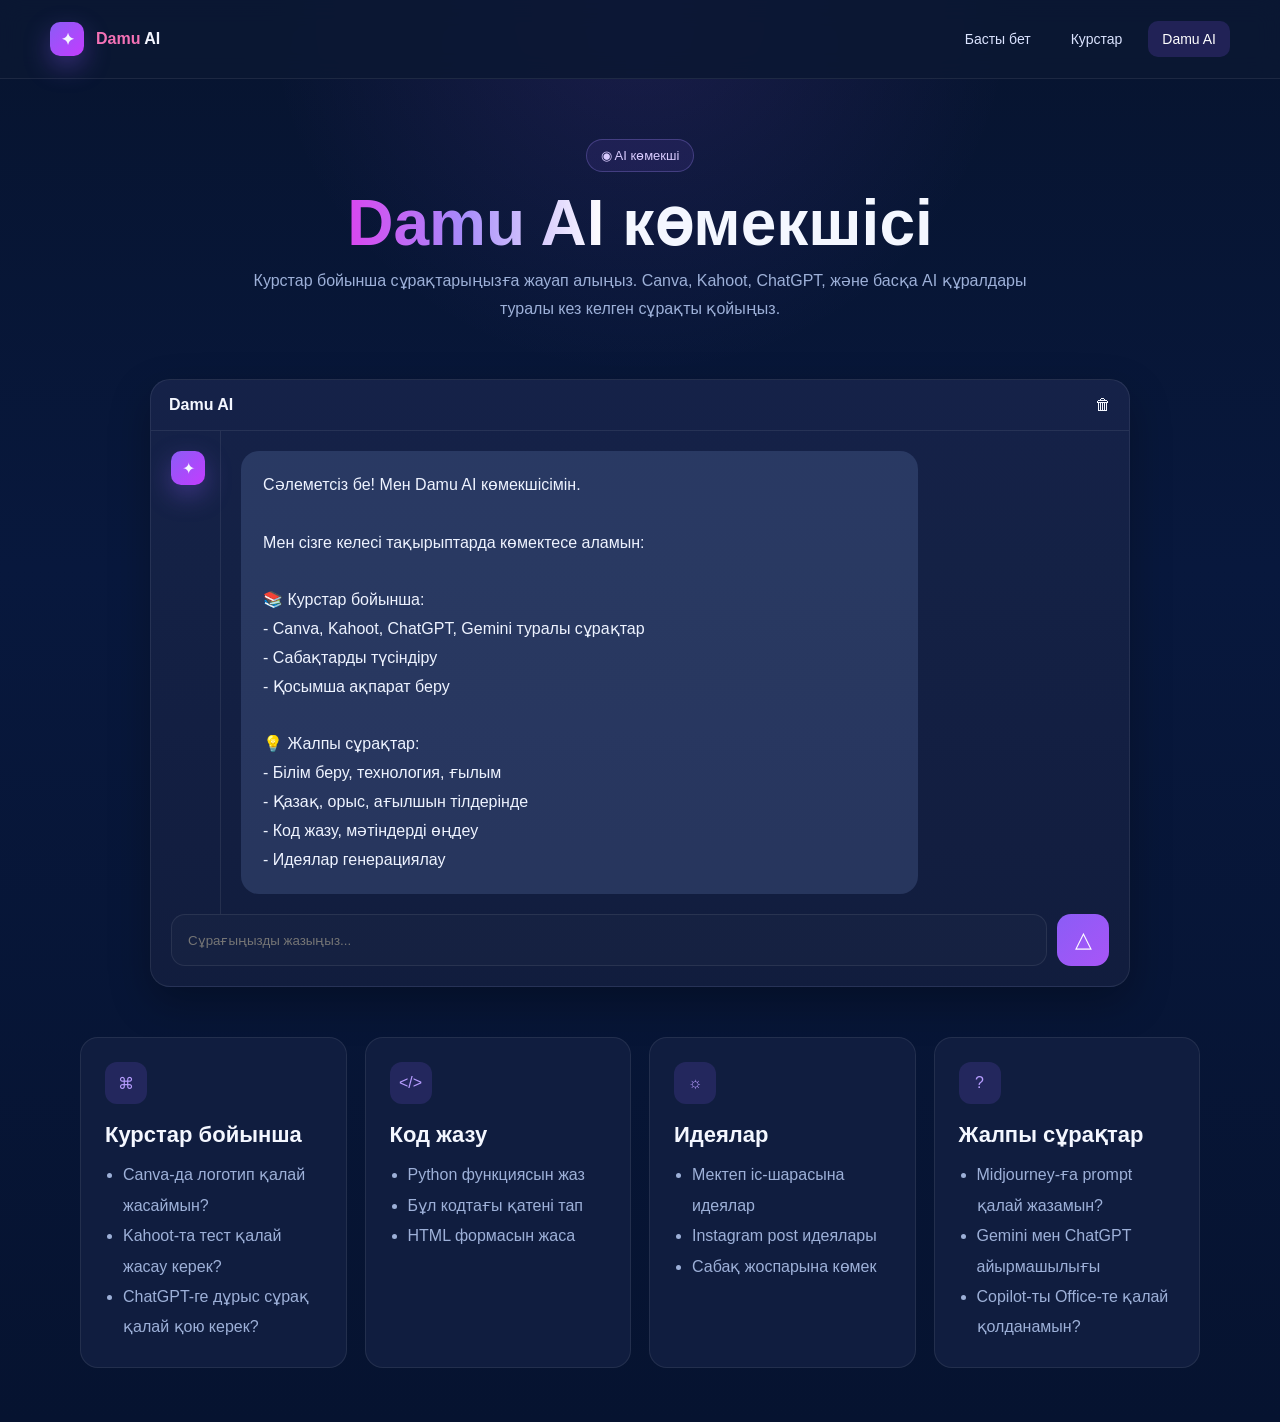
<file: assistant.html>
<!doctype html>
<html lang="kk">
<head>
  <meta charset="UTF-8">
  <meta name="viewport" content="width=device-width, initial-scale=1.0">
  <title>Damu AI көмекшісі</title>
  <link rel="stylesheet" href="styles.css">
</head>
<body>
  <header class="navbar">
    <div class="container row">
      <a class="brand" href="index.html"><div class="brand-badge">✦</div><div><span class="brand-name">Damu</span> <span>AI</span></div></a>
      <nav class="nav-links">
        <a class="nav-link" href="index.html">Басты бет</a>
        <a class="nav-link" href="courses.html">Курстар</a>
        <a class="nav-link active" href="assistant.html">Damu AI</a>
      </nav>
    </div>
  </header>

  <main class="container">
    <section class="page-hero">
      <div class="eyebrow">◉ AI көмекші</div>
      <h1 class="section-title"><span class="gradient-text">Damu AI</span> көмекшісі</h1>
      <p class="section-subtitle">Курстар бойынша сұрақтарыңызға жауап алыңыз. Canva, Kahoot, ChatGPT, және басқа AI құралдары туралы кез келген сұрақты қойыңыз.</p>
    </section>

    <section class="chat-shell">
      <div class="chat-top"><strong>Damu AI</strong><span>🗑</span></div>
      <div class="chat-body">
        <div class="chat-avatar-col"><div class="brand-badge">✦</div></div>
        <div class="chat-main">
          <div class="message">Сәлеметсіз бе! Мен Damu AI көмекшісімін.<br><br>Мен сізге келесі тақырыптарда көмектесе аламын:<br><br>📚 Курстар бойынша:<br>- Canva, Kahoot, ChatGPT, Gemini туралы сұрақтар<br>- Сабақтарды түсіндіру<br>- Қосымша ақпарат беру<br><br>💡 Жалпы сұрақтар:<br>- Білім беру, технология, ғылым<br>- Қазақ, орыс, ағылшын тілдерінде<br>- Код жазу, мәтіндерді өңдеу<br>- Идеялар генерациялау</div>
        </div>
      </div>
      <div class="chat-input">
        <input type="text" placeholder="Сұрағыңызды жазыңыз...">
        <button class="square-btn">△</button>
      </div>
    </section>

    <section class="mini-grid" style="padding:20px 0 54px">
      <div class="mini-card"><div class="icon-box">⌘</div><h4>Курстар бойынша</h4><ul><li>Canva-да логотип қалай жасаймын?</li><li>Kahoot-та тест қалай жасау керек?</li><li>ChatGPT-ге дұрыс сұрақ қалай қою керек?</li></ul></div>
      <div class="mini-card"><div class="icon-box">&lt;/&gt;</div><h4>Код жазу</h4><ul><li>Python функциясын жаз</li><li>Бұл кодтағы қатені тап</li><li>HTML формасын жаса</li></ul></div>
      <div class="mini-card"><div class="icon-box">☼</div><h4>Идеялар</h4><ul><li>Мектеп іс-шарасына идеялар</li><li>Instagram post идеялары</li><li>Сабақ жоспарына көмек</li></ul></div>
      <div class="mini-card"><div class="icon-box">?</div><h4>Жалпы сұрақтар</h4><ul><li>Midjourney-ға prompt қалай жазамын?</li><li>Gemini мен ChatGPT айырмашылығы</li><li>Copilot-ты Office-те қалай қолданамын?</li></ul></div>
    </section>
  </main>
</body>
</html>
</file>
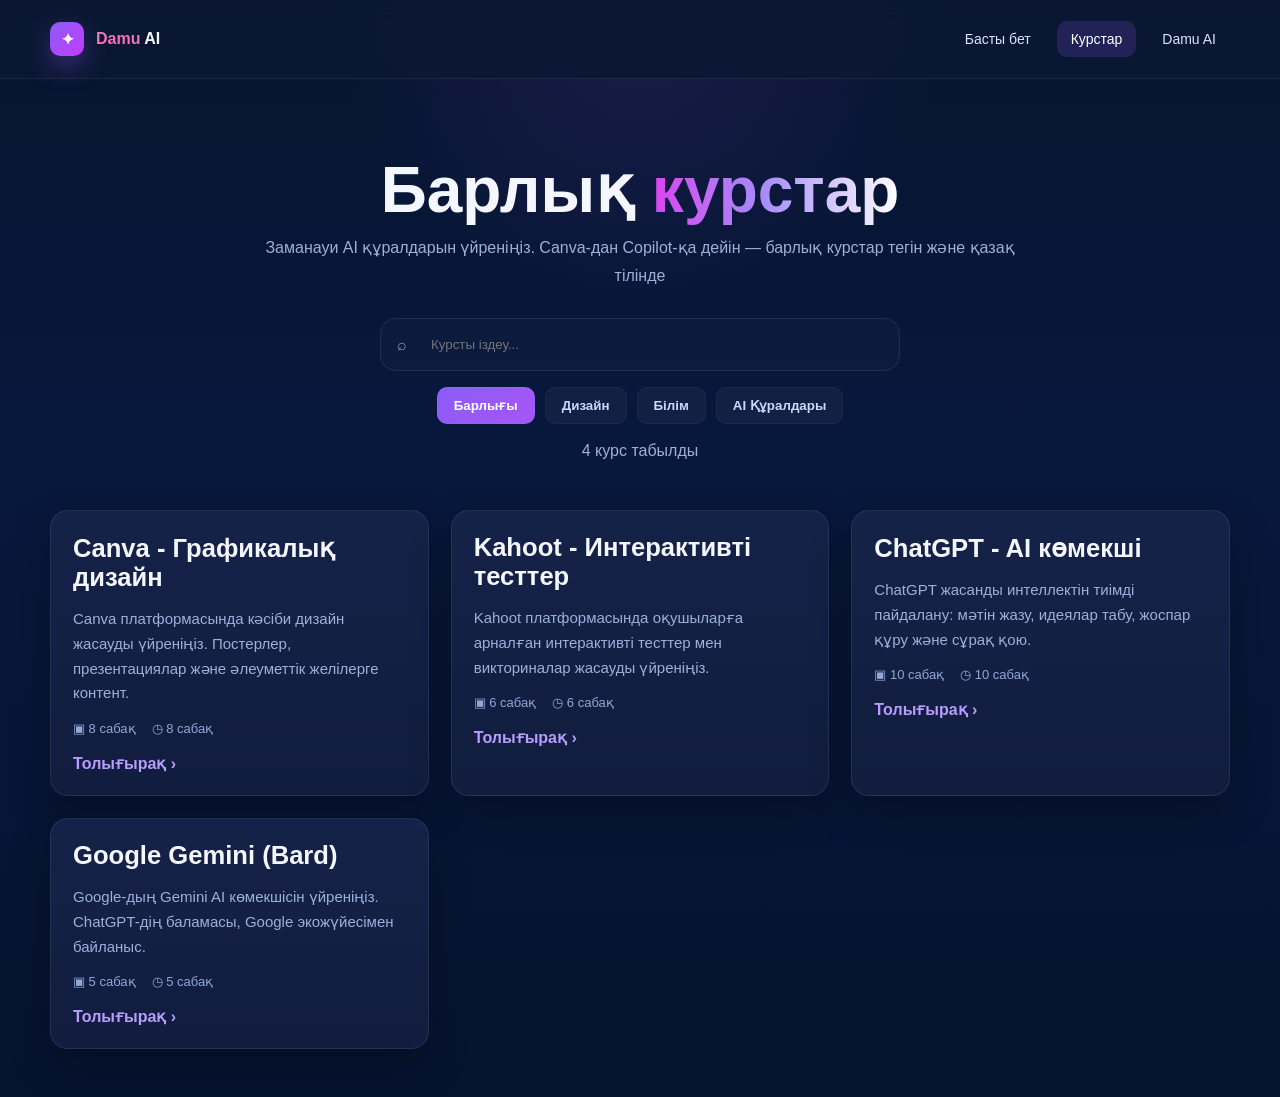
<file: courses.html>
<!doctype html>
<html lang="kk">
<head>
  <meta charset="UTF-8">
  <meta name="viewport" content="width=device-width, initial-scale=1.0">
  <title>Барлық курстар — Damu AI</title>
  <link rel="stylesheet" href="styles.css">
</head>
<body>
  <header class="navbar">
    <div class="container row">
      <a class="brand" href="index.html"><div class="brand-badge">✦</div><div><span class="brand-name">Damu</span> <span>AI</span></div></a>
      <nav class="nav-links">
        <a class="nav-link" href="index.html">Басты бет</a>
        <a class="nav-link active" href="courses.html">Курстар</a>
        <a class="nav-link" href="assistant.html">Damu AI</a>
      </nav>
    </div>
  </header>

  <main class="container">
    <section class="page-hero">
      <h1 class="section-title">Барлық <span class="gradient-text">курстар</span></h1>
      <p class="section-subtitle">Заманауи AI құралдарын үйреніңіз. Canva-дан Copilot-қа дейін — барлық курстар тегін және қазақ тілінде</p>
      <div class="search-box">
        <span class="icon">⌕</span>
        <input id="courseSearch" type="text" placeholder="Курсты іздеу...">
      </div>
      <div class="filters">
        <button class="filter-btn active" data-filter="all">Барлығы</button>
        <button class="filter-btn" data-filter="design">Дизайн</button>
        <button class="filter-btn" data-filter="education">Білім</button>
        <button class="filter-btn" data-filter="ai">AI Құралдары</button>
      </div>
      <div id="resultCount" class="result-count">6 курс табылды</div>
    </section>

    <section class="course-grid" style="padding-bottom:48px">
      <a id="canva" class="card" href="canva.html" data-category="design">
        <div class="card-body"><h3>Canva - Графикалық дизайн</h3><p>Canva платформасында кәсіби дизайн жасауды үйреніңіз. Постерлер, презентациялар және әлеуметтік желілерге контент.</p><div class="meta"><span>▣ 8 сабақ</span><span>◷ 8 сабақ</span></div><div class="card-link">Толығырақ ›</div></div>
      </a>

      <a id="kahoot" class="card" href="#" data-category="education">
        <div class="card-body"><h3>Kahoot - Интерактивті тесттер</h3><p>Kahoot платформасында оқушыларға арналған интерактивті тесттер мен викториналар жасауды үйреніңіз.</p><div class="meta"><span>▣ 6 сабақ</span><span>◷ 6 сабақ</span></div><div class="card-link">Толығырақ ›</div></div>
      </a>

      <a id="chatgpt" class="card" href="#" data-category="ai">
        <div class="card-body"><h3>ChatGPT - AI көмекші</h3><p>ChatGPT жасанды интеллектін тиімді пайдалану: мәтін жазу, идеялар табу, жоспар құру және сұрақ қою.</p><div class="meta"><span>▣ 10 сабақ</span><span>◷ 10 сабақ</span></div><div class="card-link">Толығырақ ›</div></div>
      </a>

      <a class="card" href="#" data-category="ai">
        <div class="card-body"><h3>Google Gemini (Bard)</h3><p>Google-дың Gemini AI көмекшісін үйреніңіз. ChatGPT-дің баламасы, Google экожүйесімен байланыс.</p><div class="meta"><span>▣ 5 сабақ</span><span>◷ 5 сабақ</span></div><div class="card-link">Толығырақ ›</div></div>
      </a>

     
    </section>
  </main>

  <script src="script.js"></script>
</body>
</html>
</file>
<file: styles.css>
:root {
  --bg: #071737;
  --bg-2: #0d1f45;
  --panel: rgba(20, 33, 67, 0.92);
  --panel-2: rgba(24, 40, 77, 0.96);
  --line: rgba(255,255,255,0.08);
  --text: #f4f7ff;
  --muted: #9db0d8;
  --purple: #8b5cf6;
  --purple-2: #c33cff;
  --green: #22c55e;
  --yellow: #facc15;
  --chip: #1a2850;
  --shadow: 0 16px 40px rgba(0,0,0,0.28);
  --radius: 18px;
}

* { box-sizing: border-box; }
html { scroll-behavior: smooth; }
body {
  margin: 0;
  font-family: Inter, Arial, sans-serif;
  color: var(--text);
  background:
    radial-gradient(circle at top center, rgba(163, 91, 255, 0.12), transparent 24%),
    linear-gradient(180deg, #07142f 0%, #08183d 40%, #061330 100%);
}
a { color: inherit; text-decoration: none; }
img { max-width: 100%; display: block; }
.container { width: min(1180px, calc(100% - 48px)); margin: 0 auto; }
.page { min-height: 100vh; }

.navbar {
  position: sticky; top: 0; z-index: 20;
  background: rgba(12, 24, 52, 0.9);
  backdrop-filter: blur(12px);
  border-bottom: 1px solid var(--line);
}
.navbar .row {
  display: flex; align-items: center; justify-content: space-between;
  min-height: 78px;
}
.brand { display: flex; align-items: center; gap: 12px; font-weight: 800; }
.brand-badge {
  width: 34px; height: 34px; border-radius: 10px;
  display: grid; place-items: center;
  background: linear-gradient(135deg, var(--purple), var(--purple-2));
  box-shadow: 0 10px 26px rgba(139,92,246,.35);
}
.brand-name { color: #f472b6; }
.brand span:last-child { color: #f3f6ff; }
.nav-links { display: flex; gap: 12px; }
.nav-link {
  padding: 10px 14px; border-radius: 10px; color: #dbe4ff; font-size: 14px;
}
.nav-link.active, .nav-link:hover {
  background: rgba(139, 92, 246, .18); color: #fff;
}

.hero { padding: 72px 0 48px; text-align: center; }
.eyebrow {
  display: inline-flex; align-items: center; gap: 8px;
  padding: 8px 14px; border: 1px solid rgba(167, 139, 250, .28);
  border-radius: 999px; color: #d9cbff; font-size: 13px;
  background: rgba(139, 92, 246, .10);
}
.hero h1, .section-title {
  margin: 18px 0 10px;
  line-height: 1.05;
  font-size: clamp(38px, 5vw, 72px);
  font-weight: 900;
}
.gradient-text {
  background: linear-gradient(90deg, #d946ef 0%, #a78bfa 45%, #ffffff 100%);
  -webkit-background-clip: text; background-clip: text; color: transparent;
}
.hero p, .section-subtitle { color: var(--muted); max-width: 780px; margin: 0 auto; line-height: 1.75; }
.hero-actions {
  margin-top: 28px; display: flex; gap: 14px; justify-content: center; flex-wrap: wrap;
}
.btn {
  display: inline-flex; align-items: center; justify-content: center; gap: 10px;
  padding: 14px 22px; border-radius: 14px; font-weight: 700; border: 1px solid transparent;
  transition: .2s ease; cursor: pointer;
}
.btn-primary {
  background: linear-gradient(135deg, #8b5cf6 0%, #c33cff 100%);
  color: white; box-shadow: 0 14px 26px rgba(139, 92, 246, .34);
}
.btn-primary:hover { transform: translateY(-1px); filter: brightness(1.05); }
.btn-secondary {
  background: rgba(255,255,255,.02); border-color: rgba(255,255,255,.16); color: #fff;
}
.btn-secondary:hover { background: rgba(255,255,255,.05); }

.stats {
  display: grid; grid-template-columns: repeat(4, 1fr); gap: 18px; margin-top: 38px;
}
.stat-card, .feature-card, .card, .panel, .lesson-card, .test-card, .chat-shell, .content-card {
  background: linear-gradient(180deg, rgba(22, 35, 73, 0.96), rgba(18, 30, 62, 0.96));
  border: 1px solid var(--line); box-shadow: var(--shadow);
}
.stat-card {
  border-radius: 16px; padding: 28px 18px; text-align: center;
}
.stat-number { font-size: 34px; font-weight: 800; color: #f472b6; }
.stat-label { margin-top: 6px; color: var(--muted); font-size: 14px; }

.section { padding: 54px 0; }
.grid-4 { display: grid; grid-template-columns: repeat(4, 1fr); gap: 18px; }
.feature-card {
  border-radius: 16px; padding: 24px; min-height: 180px;
}
.icon-box {
  width: 42px; height: 42px; border-radius: 12px; background: rgba(139, 92, 246, .16);
  display: grid; place-items: center; color: #b79dff; margin-bottom: 18px;
}
.feature-card h3 { margin: 0 0 10px; font-size: 18px; }
.feature-card p { margin: 0; color: var(--muted); line-height: 1.65; font-size: 14px; }

.section-head { display: flex; justify-content: space-between; align-items: end; gap: 12px; margin-bottom: 22px; }
.link-more { color: #b79dff; font-weight: 600; }
.course-grid { display: grid; grid-template-columns: repeat(3, 1fr); gap: 22px; }
.card {
  border-radius: 18px; overflow: hidden;
}
.card-media { position: relative; height: 215px; background: #0f1d42; }
.card-media img { width: 100%; height: 100%; object-fit: cover; }
.card-overlay {
  position: absolute; inset: 0;
  background: linear-gradient(180deg, transparent 20%, rgba(7, 14, 33, .86) 100%);
}
.badges { position: absolute; top: 14px; left: 14px; right: 14px; display: flex; justify-content: space-between; gap: 10px; }
.badge {
  display: inline-flex; align-items: center; padding: 6px 10px; border-radius: 999px;
  background: rgba(139, 92, 246, .88); font-size: 12px; font-weight: 700;
}
.badge.green { background: rgba(34, 197, 94, .88); }
.badge.yellow { background: rgba(250, 204, 21, .85); color: #201500; }
.card-body { padding: 22px; }
.card h3 { margin: 0 0 12px; font-size: 30px; font-size: clamp(22px, 2vw, 31px); }
.card p { color: var(--muted); font-size: 15px; line-height: 1.65; min-height: 72px; }
.meta { display: flex; gap: 16px; color: #91a7d6; font-size: 13px; margin-top: 14px; }
.card-link { margin-top: 18px; display: inline-flex; gap: 8px; align-items: center; color: #b79dff; font-weight: 700; }

.cta {
  margin: 56px 0; border-radius: 24px; padding: 46px 32px; text-align: center;
  background: linear-gradient(135deg, #7c3aed, #d946ef); box-shadow: 0 20px 45px rgba(124,58,237,.28);
}
.cta h2 { font-size: clamp(28px, 3vw, 40px); margin: 0 0 12px; }
.cta p { max-width: 700px; margin: 0 auto 22px; line-height: 1.7; color: rgba(255,255,255,.88); }
.footer {
  border-top: 1px solid var(--line); padding: 34px 0 24px; color: var(--muted);
}
.footer-grid { display: grid; grid-template-columns: 1.6fr 1fr 1fr; gap: 24px; }
.footer h4 { color: white; margin: 0 0 14px; }
.footer p, .footer a { color: var(--muted); line-height: 1.7; }
.copyright { margin-top: 22px; font-size: 13px; text-align: center; }

.page-hero { padding: 60px 0 26px; text-align: center; }
.search-box {
  max-width: 520px; margin: 28px auto 16px; position: relative;
}
.search-box input {
  width: 100%; background: rgba(255,255,255,.02); border: 1px solid var(--line);
  color: white; padding: 18px 18px 18px 50px; border-radius: 16px; outline: none;
}
.search-box .icon {
  position: absolute; left: 17px; top: 50%; transform: translateY(-50%); color: #88a0d1;
}
.filters { display: flex; justify-content: center; gap: 10px; flex-wrap: wrap; margin: 16px 0 18px; }
.filter-btn {
  padding: 10px 16px; border-radius: 10px; background: rgba(255,255,255,.04); color: #c9d8ff;
  border: 1px solid rgba(255,255,255,.04); cursor: pointer; font-weight: 700;
}
.filter-btn.active { background: linear-gradient(135deg, #8b5cf6, #a855f7); color: white; }
.result-count { color: #9db0d8; text-align: center; margin-bottom: 24px; }

.chat-shell { border-radius: 20px; overflow: hidden; max-width: 980px; margin: 30px auto; }
.chat-top { padding: 16px 18px; border-bottom: 1px solid var(--line); display: flex; justify-content: space-between; }
.chat-body { display: grid; grid-template-columns: 70px 1fr; min-height: 360px; }
.chat-avatar-col { border-right: 1px solid var(--line); padding: 20px; }
.chat-main { padding: 20px; display: flex; flex-direction: column; gap: 18px; }
.message {
  max-width: 78%; padding: 20px 22px; border-radius: 18px; line-height: 1.8;
  color: #eef3ff; background: rgba(114, 142, 201, .22);
}
.chat-input {
  display: flex; gap: 10px; padding: 0 20px 20px;
}
.chat-input input {
  flex: 1; background: rgba(255,255,255,.02); border: 1px solid var(--line);
  border-radius: 14px; padding: 16px; color: white; outline: none;
}
.square-btn {
  width: 52px; height: 52px; border: none; border-radius: 14px; cursor: pointer;
  background: linear-gradient(135deg, #8b5cf6, #a855f7); color: white; font-size: 22px;
}
.mini-grid { display: grid; grid-template-columns: repeat(4, 1fr); gap: 18px; max-width: 1120px; margin: 0 auto; }
.mini-card { border-radius: 18px; padding: 24px; border: 1px solid var(--line); background: rgba(18, 31, 64, .92); }
.mini-card h4 { margin: 18px 0 12px; font-size: 22px; }
.mini-card ul { margin: 0; padding-left: 18px; color: var(--muted); line-height: 1.9; }

.course-header { padding: 46px 0 16px; }
.back-link { color: #b8c9f0; display: inline-flex; gap: 8px; align-items: center; margin-bottom: 30px; }
.course-top {
  display: grid; grid-template-columns: 360px 1fr; gap: 26px; align-items: center;
}
.course-cover { border-radius: 22px; overflow: hidden; height: 270px; border: 1px solid var(--line); }
.course-cover img { width: 100%; height: 100%; object-fit: cover; }
.pill-row { display: flex; gap: 10px; flex-wrap: wrap; margin-bottom: 12px; }
.pill { padding: 6px 12px; border-radius: 999px; font-size: 12px; font-weight: 800; }
.pill.purple { background: rgba(139, 92, 246, .9); }
.pill.green { background: rgba(34, 197, 94, .88); }
.course-title { font-size: clamp(32px, 4vw, 58px); margin: 0 0 14px; }
.course-desc { color: var(--muted); line-height: 1.8; max-width: 720px; }
.course-list-wrap { margin: 34px 0 60px; }
.panel { border-radius: 22px; overflow: hidden; }
.panel-head { padding: 20px 22px; border-bottom: 1px solid var(--line); }
.panel-head h2 { margin: 0 0 6px; font-size: 30px; }
.lesson-list { list-style: none; margin: 0; padding: 0; }
.lesson-row {
  display: grid; grid-template-columns: 56px 1fr auto auto;
  gap: 16px; align-items: center; padding: 22px; border-top: 1px solid var(--line);
}
.lesson-row:first-child { border-top: 0; }
.lesson-number {
  width: 34px; height: 34px; border-radius: 999px; display: grid; place-items: center;
  background: rgba(129, 140, 248, .16); color: #cfe0ff; font-weight: 800;
}
.lesson-title { font-size: 22px; font-weight: 700; }
.lesson-subtitle { color: var(--muted); margin-top: 6px; }
.lesson-time { color: #9db0d8; }
.play-chip { color: #ad8bff; font-size: 20px; }
.lesson-row:hover { background: rgba(255,255,255,.02); }

.lesson-layout { padding: 36px 0 60px; }
.lesson-grid { display: grid; grid-template-columns: 1.6fr .9fr; gap: 22px; align-items: start; }
.video-card, .sidebar-card, .lesson-card, .test-card, .content-card {
  border-radius: 18px; overflow: hidden; border: 1px solid var(--line); background: linear-gradient(180deg, rgba(22,35,73,.97), rgba(18,30,62,.97));
}
.video-frame {
  position: relative; aspect-ratio: 16/9; overflow: hidden; background: #101f49;
}
.video-frame img { width: 100%; height: 100%; object-fit: cover; }
.youtube-btn {
  position: absolute; left: 50%; top: 50%; transform: translate(-50%, -50%);
  width: 72px; height: 50px; border-radius: 14px; background: #ff0000; display: grid; place-items: center;
  font-size: 24px; box-shadow: 0 12px 30px rgba(0,0,0,.35);
}
.lesson-card, .content-card, .test-card { padding: 24px; }
.lesson-card h2, .content-card h3, .test-card h3 { margin: 0 0 14px; font-size: 34px; }
.lesson-card p, .content-card p, .test-card p, .content-card li { color: #d8e3ff; line-height: 1.8; }
.sidebar-card { padding: 18px; position: sticky; top: 100px; }
.sidebar-card h3 { margin: 0 0 16px; font-size: 18px; }
.sidebar-list { list-style: none; margin: 0; padding: 0; display: flex; flex-direction: column; gap: 8px; }
.sidebar-list a {
  display: block; padding: 14px; border-radius: 14px; color: #d4e0ff; border: 1px solid transparent;
}
.sidebar-list a.active { background: rgba(139, 92, 246, .22); border-color: rgba(139, 92, 246, .28); }
.sidebar-list small { display: block; margin-top: 5px; color: #90a6d5; }
.nav-bottom { display: flex; justify-content: space-between; gap: 12px; margin-top: 18px; }
.question { margin: 18px 0; padding: 16px; border-radius: 14px; background: rgba(255,255,255,.03); }
.question h4 { margin: 0 0 12px; font-size: 18px; }
.option { display: block; margin: 10px 0; color: #dbe6ff; }
.test-result {
  margin-top: 16px; padding: 14px 16px; border-radius: 14px; display: none; font-weight: 700;
}
.test-result.show { display: block; }
.success { background: rgba(34, 197, 94, .18); color: #caffdb; border: 1px solid rgba(34, 197, 94, .32); }
.warning { background: rgba(250, 204, 21, .14); color: #ffefb0; border: 1px solid rgba(250, 204, 21, .22); }

@media (max-width: 1100px) {
  .grid-4, .mini-grid { grid-template-columns: repeat(2, 1fr); }
  .course-grid { grid-template-columns: repeat(2, 1fr); }
  .lesson-grid { grid-template-columns: 1fr; }
  .sidebar-card { position: static; }
}

@media (max-width: 860px) {
  .stats, .footer-grid, .course-top, .course-grid { grid-template-columns: 1fr; }
  .grid-4, .mini-grid { grid-template-columns: 1fr; }
  .chat-body { grid-template-columns: 1fr; }
  .chat-avatar-col { display: none; }
  .course-cover { height: 220px; }
  .lesson-row { grid-template-columns: 44px 1fr; }
  .lesson-time, .play-chip { display: none; }
  .navbar .row { flex-direction: column; gap: 10px; padding: 12px 0; }
}
</file>
